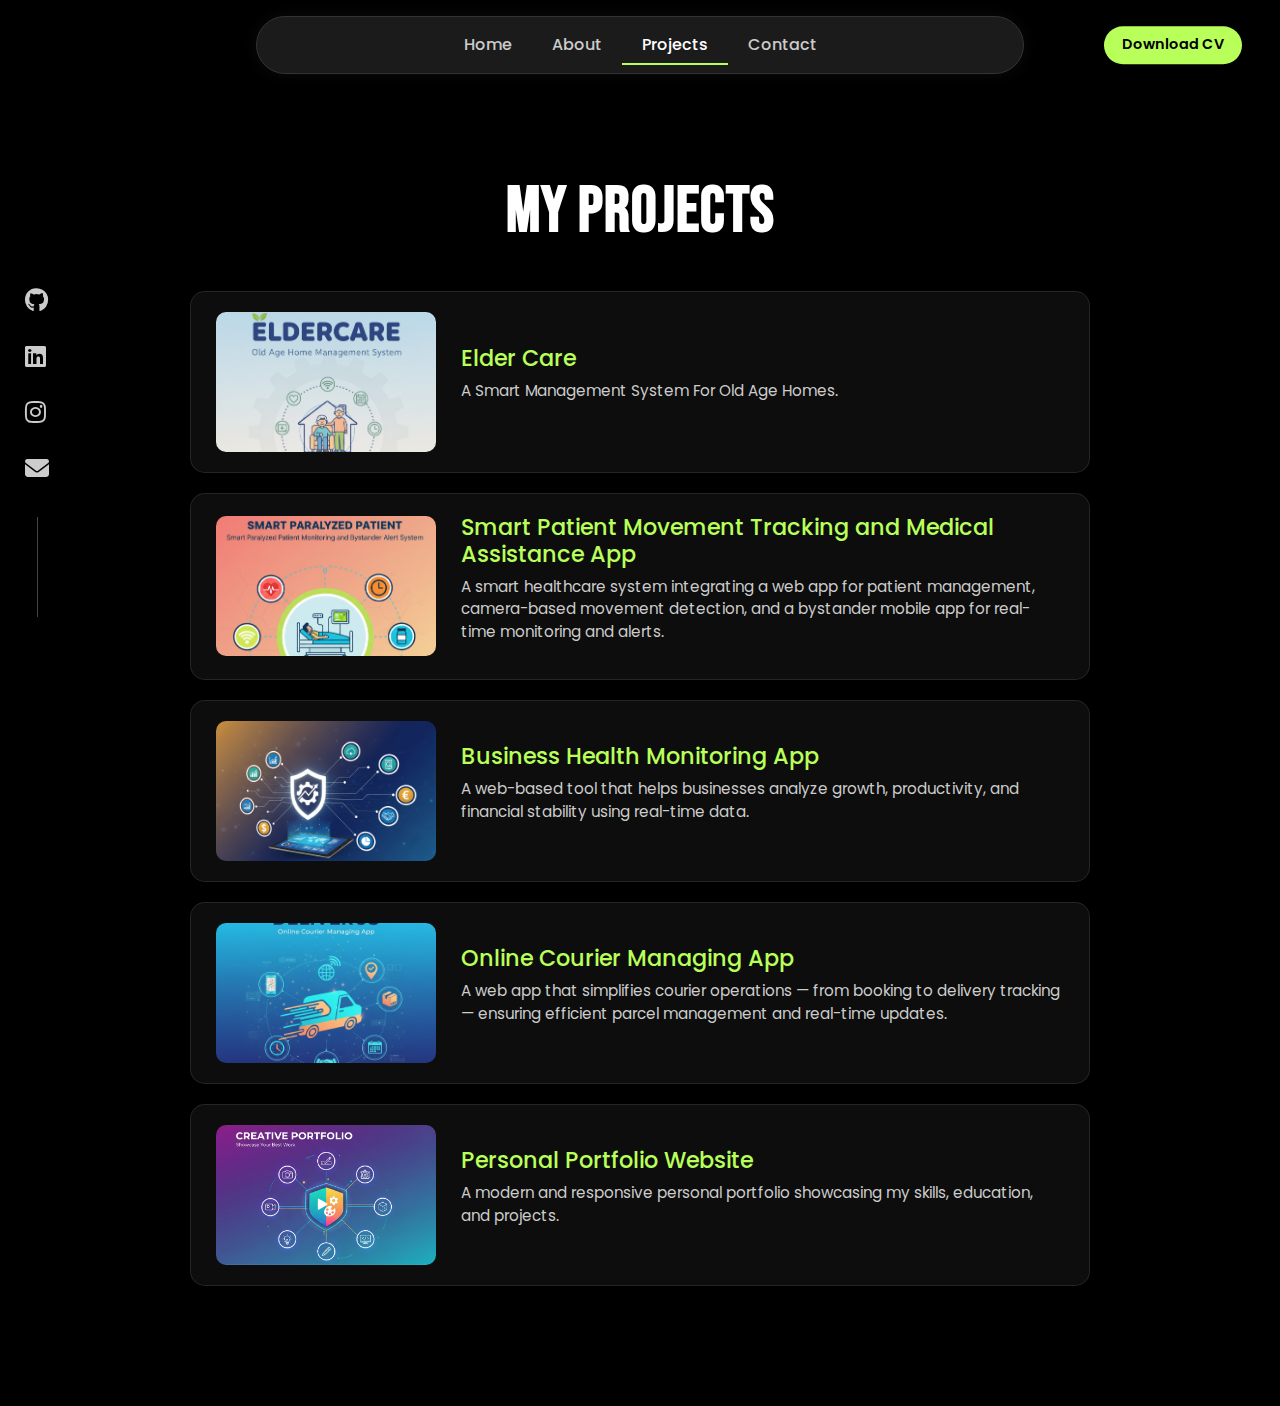
<file: projects.html>
<!DOCTYPE html>
<html lang="en">

<head>
  <meta charset="UTF-8">
  <meta name="viewport" content="width=device-width, initial-scale=1.0">
  <title>Projects | Ganesh B</title>
  <link href="https://cdn.jsdelivr.net/npm/bootstrap@5.3.3/dist/css/bootstrap.min.css" rel="stylesheet">
  <link href="https://fonts.googleapis.com/css2?family=Bebas+Neue&family=Poppins:wght@300;400;500;600&display=swap"
    rel="stylesheet">
  <link rel="stylesheet" href="https://cdnjs.cloudflare.com/ajax/libs/font-awesome/6.6.0/css/all.min.css">
  <link rel="stylesheet" href="style.css">
</head>

<body>

  <!-- Floating Social Icons -->
  <div class="social-side">
    <a href="https://github.com/GaneshByju" target="_blank"><i class="fab fa-github"></i></a>
    <a href="https://www.linkedin.com/in/ganesh-b-7075a1323/" target="_blank"><i class="fab fa-linkedin"></i></a>
    <a href="https://www.instagram.com/ganz_b7/" target="_blank"><i class="fab fa-instagram"></i></a>
    <a href="mailto:ganesh16776@gmail.com"><i class="fas fa-envelope"></i></a>
  </div>

  <!-- Navbar + CV -->
  <div class="top-bar d-flex justify-content-center align-items-center mt-3">
    <nav class="navbar rounded-pill px-4 py-2">
      <ul class="nav mx-auto">
        <li class="nav-item"><a class="nav-link" href="index.html">Home</a></li>
        <li class="nav-item"><a class="nav-link" href="about.html">About</a></li>
        <li class="nav-item"><a class="nav-link active" href="#">Projects</a></li>
        <li class="nav-item"><a class="nav-link" href="contact.html">Contact</a></li>
      </ul>
    </nav>
    <a href="https://drive.google.com/file/d/19xAlkjOZNiGyNohcK7ZktLRMZsOUSN02/view?usp=drive_link"
      class="download-cv-btn ms-3" target="_blank">Download CV</a>
  </div>

  <!-- PROJECTS SECTION -->
  <section class="projects-section">
    <h2 class="about-title">My Projects</h2>

    <!-- Project 1 -->
    <div class="project-card" data-bs-toggle="modal" data-bs-target="#project1Modal">
      <img src="sources/Gemini_Generated_Image_1qmugl1qmugl1qmu.png" alt="Project 1" class="project-img">
      <div class="project-content">
        <h3>Elder Care</h3>
        <p>A Smart Management System For Old Age Homes.</p>
      </div>
    </div>

    <!-- Project 2 -->
    <div class="project-card" data-bs-toggle="modal" data-bs-target="#project2Modal">
      <img src="sources/paralysed  pa.png" alt="Project 2" class="project-img">
      <div class="project-content">
        <h3>Smart Patient Movement Tracking and Medical Assistance App</h3>
        <p>A smart healthcare system integrating a web app for patient management, camera-based movement detection, and
          a bystander mobile app for real-time monitoring and alerts.</p>
      </div>
    </div>


    <!-- Project 3 -->
    <div class="project-card" data-bs-toggle="modal" data-bs-target="#project3Modal">
      <img src="sources/business helth moni.png" alt="Business Health Monitoring App" class="project-img">
      <div class="project-content">
        <h3>Business Health Monitoring App</h3>
        <p>A web-based tool that helps businesses analyze growth, productivity, and financial stability using real-time
          data.</p>
      </div>
    </div>
    <!-- Project 4 -->
    <div class="project-card" data-bs-toggle="modal" data-bs-target="#project4Modal">
      <img src="sources/delivery.png" alt="Business Health Monitoring App" class="project-img">
      <div class="project-content">
        <h3>Online Courier Managing App</h3>
        <p>A web app that simplifies courier operations — from booking to delivery tracking — ensuring efficient parcel
          management and real-time updates.</p>
      </div>
    </div>

    <!-- Project 5 -->
<div class="project-card" data-bs-toggle="modal" data-bs-target="#project5Modal">
  <img src="sources/portfolio.png" alt="Portfolio Website" class="project-img">
  <div class="project-content">
    <h3>Personal Portfolio Website</h3>
    <p>A modern and responsive personal portfolio showcasing my skills, education, and projects.</p>
  </div>
</div>



  </section>

  <!-- MODAL 1 -->
  <div class="modal fade" id="project1Modal" tabindex="-1" aria-labelledby="project1ModalLabel" aria-hidden="true">
    <div class="modal-dialog modal-dialog-centered">
      <div class="modal-content">
        <div class="modal-header">
          <h5 class="modal-title" id="project1ModalLabel">Elder Care</h5>
          <button type="button" class="btn-close btn-close-white" data-bs-dismiss="modal" aria-label="Close"></button>
        </div>
        <div class="modal-body text-center">
          <img src="sources/Screenshot 2025-11-03 010904.png" alt="Elder Care" class="img-fluid rounded mb-3">
          <p>Elder Care is a web-based management system developed using HTML, CSS, JavaScript, PHP, and MySQL. It
            streamlines the management of residents, staff, medical records, and inventory in old age homes.
          </p>
        </div>
        <div class="modal-footer">
          <a href="https://drive.google.com/file/d/1C5rrVXdT1bje6mAplbDuxFgwBba4NByV/view?usp=drive_link"
            class="btn-outline-neon" target="_blank">Know More</a>
          <a href="https://github.com/GaneshByju" target="_blank" class="btn-neon">Get Code</a>
        </div>
      </div>
    </div>
  </div>

  <!-- MODAL 2 -->
  <div class="modal fade" id="project2Modal" tabindex="-1" aria-labelledby="project2ModalLabel" aria-hidden="true">
    <div class="modal-dialog modal-dialog-centered">
      <div class="modal-content">
        <div class="modal-header">
          <h5 class="modal-title" id="project2ModalLabel">Automated Paralyzed Patient Care and Bystander Notification
            System</h5>
          <button type="button" class="btn-close btn-close-white" data-bs-dismiss="modal" aria-label="Close"></button>
        </div>
        <div class="modal-body text-center">
          <img src="sources/Screenshot 2025-11-03 011011.png" alt="Business Analyzer" class="img-fluid rounded mb-3">
          <p>
            A comprehensive healthcare solution featuring a Django-based web management system, a camera-powered
            movement detection module, and a Flutter mobile app for bystanders. The platform enables real-time
            monitoring, instant notifications, and efficient medical assistance management.
          </p>
        </div>
        <div class="modal-footer">
          <a href="https://drive.google.com/file/d/1st_QyzUioddxgsLSQYZh5ocRtlTRaW6k/view?usp=drive_link"
            class="btn-outline-neon" target="_blank">Know More</a>
          <a href="https://github.com/GaneshByju" target="_blank" class="btn-neon">Get Code</a>
        </div>
      </div>
    </div>
  </div>

  <!-- MODAL 3 -->
<div class="modal fade" id="project3Modal" tabindex="-1" aria-labelledby="project3ModalLabel" aria-hidden="true">
  <div class="modal-dialog modal-dialog-centered">
    <div class="modal-content">
      <div class="modal-header">
        <h5 class="modal-title" id="project3ModalLabel">Business Health Monitoring App</h5>
        <button type="button" class="btn-close btn-close-white" data-bs-dismiss="modal" aria-label="Close"></button>
      </div>
      <div class="modal-body text-center">
        <img src="sources/business helth moni.png" alt="Business Health Monitoring App" class="img-fluid rounded mb-3">
        <p>
          The Business Health Monitoring App provides a unified platform for business owners to track performance, analyze profits and losses, monitor productivity, and receive AI-driven improvement suggestions.  
          <br><br>
          <strong>Developed using:</strong> Python (Django), HTML, CSS, JavaScript, and MySQL.
        </p>
      </div>
      <div class="modal-footer">
        <a href="#" class="btn-outline-neon">Know More</a>
        <a href="https://github.com/GaneshByju" target="_blank" class="btn-neon">Get Code</a>
      </div>
    </div>
  </div>
</div>

<!-- MODAL 4 -->
<div class="modal fade" id="project4Modal" tabindex="-1" aria-labelledby="project4ModalLabel" aria-hidden="true">
  <div class="modal-dialog modal-dialog-centered">
    <div class="modal-content">
      <div class="modal-header">
        <h5 class="modal-title" id="project4ModalLabel">Online Courier Management System</h5>
        <button type="button" class="btn-close btn-close-white" data-bs-dismiss="modal" aria-label="Close"></button>
      </div>
      <div class="modal-body text-center">
        <img src="sources/delivery.png" alt="Online Courier Management System" class="img-fluid rounded mb-3">
        <p>
          The Online Courier Management System is a web-based platform that allows users to book, track, and manage courier deliveries efficiently. Featuring admin and user panels with real-time tracking and automated updates.  
          <br><br>
          <strong>Developed using:</strong> HTML, CSS, JavaScript, PHP, and MySQL.
        </p>
      </div>
      <div class="modal-footer">
        <a href="#" class="btn-outline-neon">Know More</a>
        <a href="https://github.com/GaneshByju" target="_blank" class="btn-neon">Get Code</a>
      </div>
    </div>
  </div>
</div>

<!-- MODAL 5 -->
<div class="modal fade" id="project5Modal" tabindex="-1" aria-labelledby="project5ModalLabel" aria-hidden="true">
  <div class="modal-dialog modal-dialog-centered">
    <div class="modal-content">
      <div class="modal-header">
        <h5 class="modal-title" id="project5ModalLabel">Personal Portfolio Website</h5>
        <button type="button" class="btn-close btn-close-white" data-bs-dismiss="modal" aria-label="Close"></button>
      </div>

      <div class="modal-body text-center">
        <img src="sources/portfolio.png" alt="Portfolio Website" class="img-fluid rounded mb-3">
        <p>
          My personal portfolio website highlights my skills, education, and projects with a clean, modern design. 
          It’s built to provide visitors with an intuitive experience while showcasing my web development capabilities.  
          <br><br>
          <strong>Developed using:</strong> HTML, CSS, JavaScript, and Bootstrap.
        </p>
      </div>

      <div class="modal-footer">
        <a href="projects.html" class="btn-outline-neon">View Live</a>
        <a href="https://github.com/GaneshByju" target="_blank" class="btn-neon">Get Code</a>
      </div>
    </div>
  </div>
</div>


        <script src="https://cdn.jsdelivr.net/npm/bootstrap@5.3.3/dist/js/bootstrap.bundle.min.js"></script>
</body>

</html>
</file>
<file: style.css>
/* body {
  
  background-color: #111;
  color: #fff;
  font-family: 'Poppins', sans-serif;
  overflow-x: hidden;
  margin: 0;
  padding: 0;
} */


/* GLOBAL BACKGROUND & TEXT COLOR */
body {
  background-color: #000000 !important;
  color: #ffffff;
  font-family: 'Poppins', sans-serif;
}

/* Make sure all sections inherit background properly */
section {
  background-color: transparent;
}




/* ---------- Navbar ---------- */
.top-bar {
  position: relative;
  width: 100%;
  display: flex;
  justify-content: center;
  margin-top: 20px;
}

.navbar {
  background-color: #1b1b1b;
  border: 1px solid #333;
  width: 60%;
  border-radius: 50px;
  padding: 10px 40px;
  display: flex;
  justify-content: center;
  transition: 0.3s ease;
  box-shadow: 0 0 15px rgba(255, 255, 255, 0.05);
}

.navbar .nav-link {
  color: #ccc;
  font-weight: 500;
  padding: 8px 20px;
  transition: 0.3s;
}

.nav-link {
  position: relative;
}

.nav-link::after {
  content: "";
  position: absolute;
  left: 0;
  bottom: 0;
  width: 0;
  height: 2px;
  background-color: #b8ff5a;
  transition: width 0.3s ease;
}

.nav-link:hover::after,
.nav-link.active::after {
  width: 100%;
}


.navbar .nav-link:hover,
.navbar .nav-link.active {
  color: #fff;
}
.download-cv-btn {
  position: absolute;
  right: 3%; /* moved further right */
  top: 50%;
  transform: translateY(-50%);
  background-color: #b8ff5a;
  color: #000;
  padding: 8px 18px; /* smaller size */
  border-radius: 50px;
  font-weight: 600;
  font-size: 0.9rem; /* slightly smaller text */
  text-decoration: none;
  transition: 0.3s;
}

.download-cv-btn:hover {
  background-color: #d8ff94;
  transform: translateY(-50%) scale(1.05);
}


/* ---------- Hero Section ---------- */
.hero {
  min-height: 100vh;
  display: flex;
  align-items: center;
  justify-content: center;
  /* padding-top: 40px; */
}

.title-left, .title-right {
  font-family: 'Bebas Neue', sans-serif;
  font-size: 4rem;
  font-weight: 800;
  letter-spacing: 2px;
  line-height: 1;
}

.title-left:hover {
  color: #ddffb0;
  transition: color 0.3s ease;
}


/* ---------- Image ---------- */
.photo-frame img {
  width: 260px;
  height: 330px;
  object-fit: cover;
  border-radius: 25px;
  border: 3px solid #222;
  box-shadow: 0 0 25px rgba(184, 255, 90, 0.15);
}

/* ---------- Hire Me Button ---------- */
.circle-btn {
  display: flex;
  gap: 10px;
  justify-content: center;
  margin-top: 20px;
}

/* Hire Me button (green pill) */
.circle-btn .hire-btn {
  background-color: #b8ff5a;
  border: none;
  border-radius: 50px;
  padding: 8px 18px;
  font-size: 0.9rem;
  font-weight: 600;
  color: #000;
  transition: 0.3s ease;
  text-decoration: none;
}

.circle-btn .hire-btn:hover {
  transform: scale(1.05);
  background-color: #d8ff94;
}

/* View Projects button (outlined pill) */
.circle-btn .view-btn {
  background-color: transparent;
  border: 1.3px solid #b8ff5a;
  border-radius: 50px;
  padding: 8px 18px;
  font-size: 0.9rem;
  font-weight: 600;
  color: #b8ff5a;
  transition: 0.3s ease;
  text-decoration: none; 
}

.circle-btn .view-btn:hover {
  transform: scale(1.05);
  background-color: #b8ff5a;
  color: #000;
}

/* ---------- Tagline ---------- */
.tagline {
  color: #b8ff5a;
  font-family: 'Playfair Display', serif;
  font-size: 1rem;
  margin-top: 15px;
  max-width: 260px;
  line-height: 1.6;
}



/* ---------- Responsive ---------- */
@media (max-width: 768px) {
  .navbar {
    width: 90%;
  }

  .download-cv-btn {
    right: 5%;
  }

  .title-left, .title-right {
    font-size: 3rem;
    text-align: center;
  }

  .photo-frame img {
    width: 220px;
    height: 280px;
  }

  .tagline {
    text-align: center;
    margin: 10px auto;
  }

  .hero {
    padding-top: 60px;
  }
}

@media (max-width: 576px) {
  .top-bar {
    flex-direction: column;
    gap: 10px;
  }

  .download-cv-btn {
    position: static;
    transform: none;
    margin-top: 10px;
  }
}


/* Floating Social Icons - Left Side */
.social-side {
  position: fixed;
  left: 25px;
  top: 50%;
  transform: translateY(-50%);
  display: flex;
  flex-direction: column;
  gap: 20px;
  z-index: 10;
}

.social-side a {
  color: #ccc;
  font-size: 1.5rem;
  transition: 0.3s;
}

.social-side a:hover {
  color: #b8ff5a;
  transform: scale(1.2);
}
.social-side::after {
  content: '';
  width: 1px;
  height: 100px;
  background-color: #444;
  margin: 10px auto 0;
}
.social-side a:hover {
  color: #b8ff5a;
  transform: scale(1.2);
  text-shadow: 0 0 10px #b8ff5a, 0 0 20px #b8ff5a;
  transition: all 0.3s ease;

}




/* --------------------------------------------? */
/* ABOUT.HTML */
/* ===============================
   ABOUT PAGE SECTION
=================================*/
/* ---------- ABOUT PAGE ---------- */
.about-section {
  min-height: 100vh;
  display: flex;
  align-items: center;
  justify-content: center;
  padding-top: 35px;
margin-top: -15px;
  
}

.about-content {
  display: flex;
  align-items: center;
  justify-content: center;
  gap: 60px;
  padding: 0 100px;
}

.about-photo img {
  width: 260px;
  height: 330px;
  object-fit: cover;
  border-radius: 25px;
  border: 3px solid #222;
  box-shadow: 0 0 25px rgba(184, 255, 90, 0.15);
}

.about-text-content {
  max-width: 500px;
}

.about-title {
  font-family: 'Bebas Neue', sans-serif;
  font-size: 4rem;
  font-weight: 800;
  margin-bottom: 15px;
  letter-spacing: 2px;
}

.about-text {
  font-size: 1rem;
  color: #ccc;
  line-height: 1.8;
  margin-bottom: 15px;
}

.about-text .highlight {
  color: #b8ff5a;
  font-weight: 600;
}

.quote {
  margin-top: 20px;
  font-family: 'Playfair Display', serif;
  color: #b8ff5a;
  font-size: 1rem;
  font-style: italic;
}

/* Responsive */



@media (max-width: 768px) {
  .about-content {
    flex-direction: column;
    text-align: center;
    padding: 40px 20px;
    gap: 30px;
  }

  .about-title {
    font-size: 3rem;
  }

  .about-photo img {
    width: 220px;
    height: 280px;
  }
}
/* ---------- ABOUT PAGE PHOTO SLIDESHOW ---------- */
.about-photo img {
  width: 260px;
  height: 330px;
  object-fit: cover;
  border-radius: 25px;
  border: 3px solid #222;
  box-shadow: 0 0 25px rgba(184, 255, 90, 0.15);
  transition: opacity 0.5s ease-in-out;
}

.fade-out {
  opacity: 0;
}

.fade-in {
  opacity: 1;
}

/* === My Qualifications (Dark Modern Theme) === */
/* .journey-section {
  padding: 100px 0;

  background-color: #111;
} */

.section-title {
  font-family: 'Bebas Neue', sans-serif;
  font-size: 3rem;
  letter-spacing: 2px;
  color: #b8ff5a;
  margin-bottom: 50px;
  text-shadow: 0 0 10px rgba(184, 255, 90, 0.4);
}

/* Tabs */
.tab-buttons {
  display: flex;
  justify-content: center;
  gap: 20px;
  margin-bottom: 40px;
}

.tab-btn {
  background: transparent;
  border: 2px solid #b8ff5a;
  color: #b8ff5a;
  padding: 10px 28px;
  border-radius: 30px;
  font-weight: 500;
  transition: all 0.3s ease;
  cursor: pointer;
  letter-spacing: 1px;
}

.tab-btn:hover {
  background: #b8ff5a;
  color: #111;
}

.tab-btn.active {
  background: #b8ff5a;
  color: #111;
  box-shadow: 0 0 15px rgba(184, 255, 90, 0.4);
}

/* Content Area */
.tab-content {
  display: none;
  animation: fadeInUp 0.6s ease;
}

.tab-content.active {
  display: block;
}

@keyframes fadeInUp {
  from {opacity: 0; transform: translateY(30px);}
  to {opacity: 1; transform: translateY(0);}
}

/* --- Updated My Qualifications Section (Final Polished Version) --- */
.card-grid {
  display: grid;
  grid-template-columns: repeat(auto-fit, minmax(220px, 1fr));
  gap: 25px;
  justify-items: center;
}

.journey-card {
  width: 100%;
  max-width: 250px;
  padding: 20px;
  background: rgba(255, 255, 255, 0.05);
  border-radius: 15px;
  backdrop-filter: blur(10px);
  color: white;
  transition: transform 0.3s ease, box-shadow 0.3s ease, border-color 0.3s ease;
  text-align: center;
  border: 1px solid rgba(255, 255, 255, 0.1);
}

.journey-card:hover {
  transform: translateY(-8px);
  box-shadow: 0 0 15px rgba(184, 255, 90, 0.3);
  border-color: #b8ff5a;
}

/* --- Highlighted Cards (MCA & BCA) --- */
.highlight-card {
  background: linear-gradient(145deg, rgba(184, 255, 90, 0.12), rgba(184, 255, 90, 0.03));
  border: 2px solid #b8ff5a;
  box-shadow: 0 0 25px rgba(184, 255, 90, 0.3);
  transform: scale(1.05);
}

.highlight-card:hover {
  box-shadow: 0 0 35px rgba(184, 255, 90, 0.5);
}

/* --- Subtle Cards (HS & SSLC) --- */
.subtle-card {
  opacity: 0.9;
  border: 1px solid rgba(255, 255, 255, 0.08);
}

/* --- Text Inside Cards --- */
.journey-card h4 {
  font-size: 1.2rem;
  color: #b8ff5a;
  font-weight: 600;
  margin-top: 10px;
}

.journey-card p {
  font-size: 0.95rem;
  color: #ccc;
  margin-bottom: 5px;
}

.journey-card span {
  color: #888;
  font-size: 0.85rem;
}

/* --- Institution Images --- */
.edu-img {
  width: 100px;
  height: auto;
  border-radius: 12px;
  object-fit: contain;
  padding: 6px;
  background: rgba(255, 255, 255, 0.03);
  box-shadow: 0 0 10px rgba(184, 255, 90, 0.15);
  transition: transform 0.3s ease, box-shadow 0.3s ease;
}

.journey-card:hover .edu-img {
  transform: scale(1.05);
  box-shadow: 0 0 15px rgba(184, 255, 90, 0.4);
}


/* Fix spacing around About Me section */
.about-section {
  padding-top: 120px;   /* pushes content below navbar */
  padding-bottom: 60px; /* small gap before next section */
  min-height: auto;
}

/* Reduce space above My Qualifications */
.journey-section {
  padding-top: 40px;
  margin-top: 0;
  
}



/* Smaller Certification Cards */
.small-cards {
  grid-template-columns: repeat(auto-fit, minmax(230px, 1fr));
}

.cert-card {
  padding: 15px;
  font-size: 0.9rem;
  border-radius: 15px;
  transition: all 0.3s ease;
}

.cert-card:hover {
  transform: translateY(-6px);
  box-shadow: 0 0 20px rgba(184, 255, 90, 0.25);
}
html {
  overflow-y: scroll;
}

.journey-section {
  min-height: 100vh;
  transition: all 0.3s ease;
}

/* Fix card spacing in Certifications section */
.card-grid.small-cards {
  display: flex;
  flex-wrap: wrap;
  justify-content: center;
  gap: 15px; /* reduced space between cards */
  margin-top: 30px;
}

/* Certification cards */
.cert-card {
  background: rgba(255, 255, 255, 0.05);
  border: 1px solid rgba(184, 255, 90, 0.2);
  border-radius: 15px;
  padding: 18px;
  width: 260px;
  color: #ccc;
  text-align: center;
  transition: all 0.3s ease;
  box-shadow: 0 0 15px rgba(0, 0, 0, 0.4);
  backdrop-filter: blur(6px);
}

.cert-card:hover {
  transform: translateY(-6px);
  border-color: #b8ff5a;
  box-shadow: 0 0 20px rgba(184, 255, 90, 0.3);
}

/* Certification card title */
.cert-card h4 {
  font-size: 1.1rem;
  color: #b8ff5a;
  margin-bottom: 8px;
  font-weight: 600;
  letter-spacing: 0.5px;
}

/* Certification description text */
.cert-card p {
  font-size: 0.9rem;
  color: #ddd;
  line-height: 1.5;
  margin: 0;
}


/* ======== SKILLS SECTION (Refined Version) ======== */
/* ===============================
   SIMPLE SKILLS SECTION
================================= */
.skills-simple {
  background-color: #000000; /* match site theme */
  color: #fff;
  padding: 100px 0;
}

.skills-simple h2 {
  font-family: 'Bebas Neue', sans-serif;
  font-size: 3rem;
  color: #fff;
  letter-spacing: 2px;
  margin-bottom: 10px;
}

.skills-simple h2::after {
  content: "";
  display: block;
  width: 80px;
  height: 3px;
  background-color: #b8ff5a;
  margin: 10px auto 30px auto;
  border-radius: 2px;
}

.skills-subtitle {
  color: #bbb;
  font-size: 1rem;
  margin-bottom: 40px;
  font-weight: 300;
}

.skills-grid {
  display: grid;
  grid-template-columns: repeat(auto-fit, minmax(120px, 1fr));
  gap: 30px;
  justify-items: center;
}

.skill-item {
  text-align: center;
  transition: transform 0.3s ease;
}

.skill-item i {
  font-size: 50px;
  margin-bottom: 10px;
  color: #b8ff5a;
}

.skill-item p {
  color: #ddd;
  font-size: 0.95rem;
  margin: 0;
}

.skill-item:hover {
  transform: translateY(-5px);
}







/* Remove unnecessary bottom padding from qualifications */
.journey-section {
  padding-bottom: 10px !important;
  margin-bottom: 0 !important;
  min-height: auto !important;
}


.what-i-do {
  background-color: #0a0a0a; /* subtle contrast from main bg */
  color: #fff;
}

.what-i-do h2 {
  font-family: 'Bebas Neue', sans-serif;
  color: #fff; /* your neon green */
  letter-spacing: 1px;
  margin-bottom: 15px;
}



/* PROJECTS PAGEEEE++++++++++++++++++ */
/* ...........................................msm */

.projects-section {
  padding: 100px 0;
  /* color: #fff; */
  /* background-color: #111; */
}

.projects-section h2 {
  text-align: center;
  font-size: 4rem;
  color: #fff;
  margin-bottom: 40px;
  letter-spacing: 1px;
}


.project-card {
  display: flex;
  align-items: center;
  justify-content: space-between;
  background: rgba(255, 255, 255, 0.05);
  border: 1px solid rgba(255, 255, 255, 0.1);
  border-radius: 15px;
  padding: 20px 25px;
  margin: 20px auto;
  width: 80%;
  max-width: 900px;
  transition: 0.3s ease;
}

.project-card:hover {
  transform: translateY(-5px);
  box-shadow: 0 0 20px rgba(184, 255, 90, 0.3);
  border-color: #b8ff5a;
}

.project-img {
  width: 220px;
  height: 140px;
  object-fit: cover;
  border-radius: 10px;
  margin-right: 25px;
}

.project-content {
  flex: 1;
}

.project-content h3 {
  color: #b8ff5a;
  font-size: 1.4rem;
  margin-bottom: 8px;
}

.project-content p {
  color: #ccc;
  font-size: 0.95rem;
  margin-bottom: 15px;
}

.project-buttons {
  display: flex;
  gap: 10px;
}

.btn-view,
.btn-know {
  padding: 8px 18px;
  border-radius: 50px;
  font-weight: 600;
  font-size: 0.9rem;
  text-decoration: none;
  transition: 0.3s ease;
}

.btn-view {
  background-color: #b8ff5a;
  color: #000;
}

.btn-view:hover {
  background-color: #d8ff94;
}

.btn-know {
  border: 1.3px solid #b8ff5a;
  color: #b8ff5a;
}

.btn-know:hover {
  background-color: #b8ff5a;
  color: #000;
}

/* Responsive */
@media (max-width: 768px) {
  .project-card {
    flex-direction: column;
    text-align: center;
  }

  .project-img {
    margin: 0 0 15px 0;
    width: 100%;
    height: auto;
  }

  .project-buttons {
    justify-content: center;
  }
}
 
/* ===== PROJECT MODALS ===== */
.modal-content {
  background-color: #111;
  color: #fff;
  border: 1px solid rgba(184, 255, 90, 0.3);
  border-radius: 15px;
  box-shadow: 0 0 25px rgba(184, 255, 90, 0.2);
  font-family: 'Poppins', sans-serif;
  transition: 0.3s ease-in-out;
}

.modal-header {
  border-bottom: 1px solid rgba(255, 255, 255, 0.1);
}

.modal-header .modal-title {
  color: #b8ff5a;
  font-size: 1.4rem;
  letter-spacing: 1px;
  font-weight: 600;
}

.btn-close-white {
  filter: invert(1);
}

.modal-body img {
  box-shadow: 0 0 15px rgba(184, 255, 90, 0.2);
  border-radius: 10px;
}

.modal-body p {
  color: #ccc;
  font-size: 0.95rem;
  line-height: 1.6;
  text-align: justify;
}

/* Modal Footer Buttons */
.modal-footer {
  border-top: 1px solid rgba(255, 255, 255, 0.1);
  justify-content: center;
  gap: 10px;
}

.btn-neon,
.btn-outline-neon {
  padding: 8px 18px;
  border-radius: 50px;
  font-weight: 600;
  font-size: 0.9rem;
  text-decoration: none;
  transition: 0.3s ease;
}

.btn-neon {
  background-color: #b8ff5a;
  color: #000;
}

.btn-neon:hover {
  background-color: #d8ff94;
}

.btn-outline-neon {
  border: 1.3px solid #b8ff5a;
  color: #b8ff5a;
}

.btn-outline-neon:hover {
  background-color: #b8ff5a;
  color: #000;
}

/* Make modal responsive */
@media (max-width: 576px) {
  .modal-body img {
    width: 100%;
    height: auto;
  }
}
/* ------------------------------
   CONTACT PAGE STYLES
------------------------------ */

.contact-section {
  padding: 100px 0;
  /* background: #0a0a0a; */
  color: #fff;
}

/* Use the same h2 style as About Page (no override here) */

/* Contact Info */
.contact-section {
  /* background-color: #111 !important; */
  /* keep existing spacing */
  padding-top: 80px;
  padding-bottom: 80px;
}
.contact-info h4 {
  font-family: 'Bebas Neue', sans-serif;
  color: #b8ff5a;
  margin-bottom: 15px;
  font-size: 1.8rem;
}

.contact-info p {
  font-size: 1rem;
  color: #ccc;
  margin-bottom: 10px;
}

.contact-info i {
  color: #abc;
}

.contact-info a {
  color: #d5d2d2;
  text-decoration: none;
  transition: color 0.3s;
}

.contact-info a:hover {
  color: #374529;
}

/* Social Icons */
.social-links a {
  color: #b8ff5a;
  font-size: 1.5rem;
  margin-right: 15px;
  transition: transform 0.3s, color 0.3s;
}

.social-links a:hover {
  color: #7fff00;
  transform: translateY(-3px);
}

/* Contact Form */
.contact-form {
  background: rgba(255, 255, 255, 0.05);
  border: 1px solid rgba(255, 255, 255, 0.1);
  backdrop-filter: blur(5px);
  box-shadow: 0 0 20px rgba(184, 255, 90, 0.05);
}

.contact-form .form-control {
  background: transparent;
  border: 1px solid rgba(255, 255, 255, 0.2);
  color: #fff;
  padding: 12px;
  border-radius: 10px;
  transition: border-color 0.3s, box-shadow 0.3s;
}

.contact-form .form-control:focus {
  border-color: #b8ff5a;
  box-shadow: 0 0 10px rgba(184, 255, 90, 0.3);
  outline: none;
}

.contact-form textarea {
  resize: none;
}

/* Button Neon Effect */
.btn-neon {
  background: linear-gradient(90deg, #b8ff5a, #7fff00);
  color: #000;
  border: none;
  padding: 12px 20px;
  border-radius: 10px;
  font-weight: 600;
  transition: 0.3s;
  box-shadow: 0 0 15px rgba(184, 255, 90, 0.4);
}

.btn-neon:hover {
  transform: scale(1.03);
  box-shadow: 0 0 25px rgba(184, 255, 90, 0.7);
}

/* Responsive Design */
@media (max-width: 768px) {
  .contact-section {
    padding: 60px 20px;
  }

  .contact-info {
    text-align: center;
  }

  .contact-info p {
    font-size: 0.95rem;
  }

 

}
.contact-section .section-title {
  color: #fff;
  font-size: 4rem;
  font-weight: 600;
  text-transform: uppercase;
  letter-spacing: 2px;
  font-family: 'Bebas Neue', sans-serif;

  
}


.custom-btn {
  background-color: #0d0d0d;       /* Deep black-grey background */
  border: 1.5px solid #00c853;     /* Softer green border */
  color: #ffffff;                  /* White text */
  border-radius: 8px;              /* Less round corners */
  font-weight: 500;
  font-size: 0.95rem;
  padding: 8px 16px;               /* Smaller height */
  letter-spacing: 0.4px;
  transition: all 0.25s ease;
  box-shadow: none;
}

.custom-btn:hover {
  background-color: #00c853;       /* Green fill */
  color: #000;                     /* Black text */
  border-color: #00c853;
  transform: translateY(-1px);
}



.footer {
  background-color: #111;
  color: #aaa;
  font-size: 0.9rem;
  border-top: 1px solid #222;
  margin-top: 60px;
}
.footer p {
  margin: 0;
  letter-spacing: 0.5px;
}



.skills-hobbies {
  background-color: #000000;
  color: #ddd;
}

.skills-hobbies .section-title {
  font-family: 'Bebas Neue', sans-serif;
  font-size: 2rem;
  letter-spacing: 1px;
  color: #ffffff;
}

.card-mini {
  background: #1a1a1a;
  border: 1px solid rgba(255, 255, 255, 0.05);
  border-radius: 15px;
  transition: 0.3s ease;
  box-shadow: 0 0 8px rgba(184, 255, 90, 0.05);
  max-width: 280px;
  margin: 0 auto;
}

.card-mini:hover {
  transform: translateY(-3px);
  box-shadow: 0 0 15px rgba(184, 255, 90, 0.15);
}

.card-mini h5 {
  font-family: 'Poppins', sans-serif;
  font-weight: 500;
  color: #fff;
  font-size: 1.1rem;
}

.card-mini ul li {
  font-size: 0.9rem;
  line-height: 1.8;
  color: #ccc;
}

.text-accent {
  color: #b8ff5a;
}
</file>
